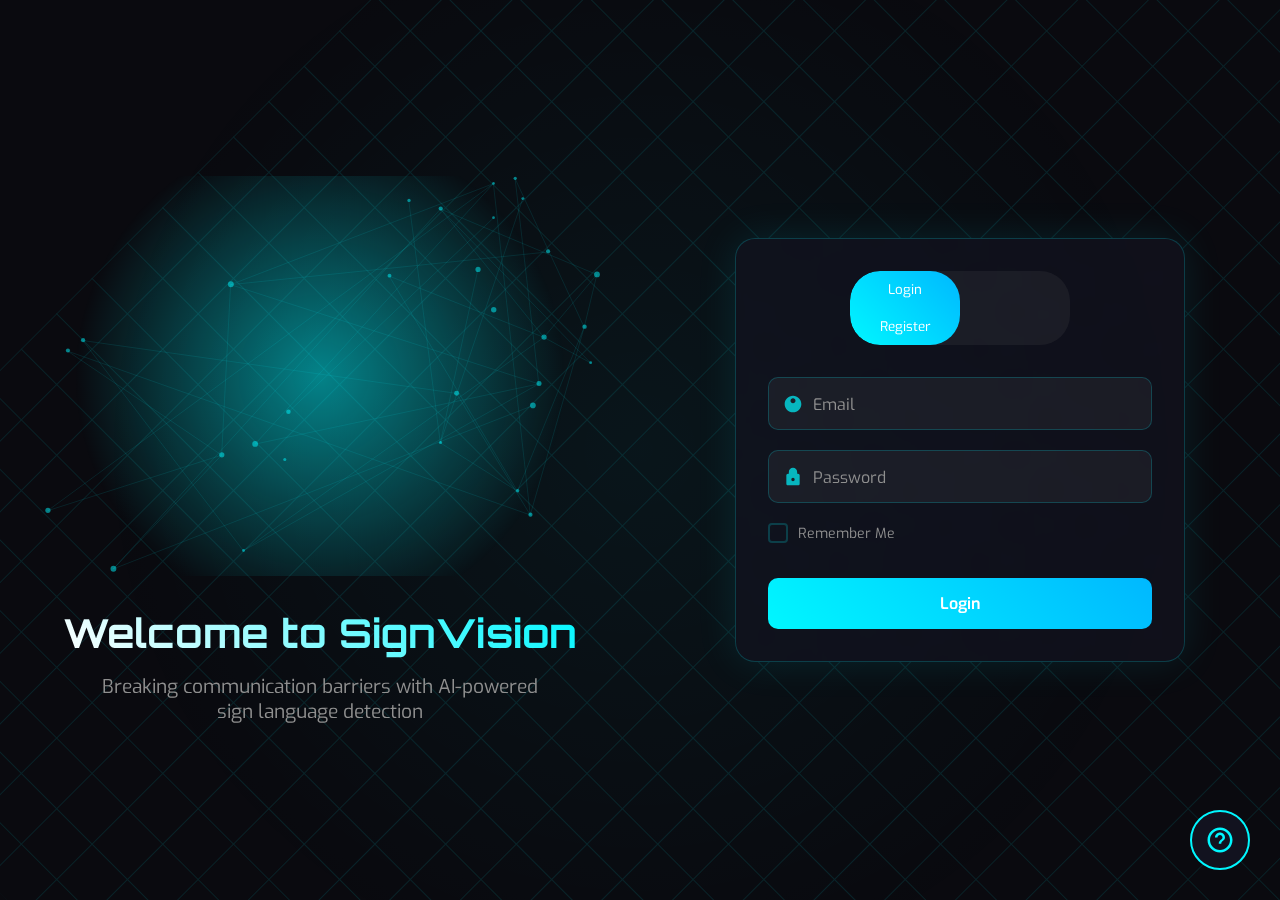
<file: templates/login_registration.html>
<!DOCTYPE html>
<html lang="en">
<head>
    <meta charset="UTF-8">
    <meta name="viewport" content="width=device-width, initial-scale=1.0">
    <title>SignVision</title>
    <link rel="stylesheet" href="/static/style.css">
    <link href="https://fonts.googleapis.com/css2?family=Orbitron:wght@400;500;600;700&family=Exo:wght@300;400;500;600&display=swap" rel="stylesheet">
</head>
<body>
    <div class="container">
        <!-- Background Animation -->
        <div class="background">
            <div class="grid"></div>
            <div class="particles"></div>
        </div>

        <!-- Split Screen Layout -->
        <div class="split-screen">
            <!-- Animation Side -->
            <div class="animation-side">
                <div class="neural-network">
                    <div class="network-animation"></div>
                </div>
                <h1 class="main-title">Welcome to SignVision</h1>
                <p class="subtitle">Breaking communication barriers with AI-powered sign language detection</p>
            </div>

            <!-- Form Side -->
            <div class="form-side">
                <div class="form-container">
                    <div class="form-header">
                        <div class="button-box">
                            <div id="btn"></div>
                            <button type="button" class="toggle-btn" onclick="login()">Login</button>
                            <button type="button" class="toggle-btn" onclick="register()">Register</button>
                        </div>
                    </div>

                    <!-- Login Form -->
                    <form id="login" class="input-group">
                        <div class="input-field">
                            <div class="icon">
                                <svg class="ai-icon" viewBox="0 0 24 24">
                                    <path d="M12 2C6.48 2 2 6.48 2 12s4.48 10 10 10 10-4.48 10-10S17.52 2 12 2zm0 3c1.66 0 3 1.34 3 3s-1.34 3-3 3-3-1.34-3-3 1.34-3 3-3z"/>
                                </svg>
                            </div>
                            <input name='email' type="text" class="input" required>
                            <label>Email</label>
                            <div class="input-glow"></div>
                        </div>

                        <div class="input-field">
                            <div class="icon">
                                <svg class="ai-icon" viewBox="0 0 24 24">
                                    <path d="M18 8h-1V6c0-2.76-2.24-5-5-5S7 3.24 7 6v2H6c-1.1 0-2 .9-2 2v10c0 1.1.9 2 2 2h12c1.1 0 2-.9 2-2V10c0-1.1-.9-2-2-2zm-6 9c-1.1 0-2-.9-2-2s.9-2 2-2 2 .9 2 2-.9 2-2 2z"/>
                                </svg>
                            </div>
                            <input name='password' type="password" class="input" required>
                            <label>Password</label>
                            <div class="input-glow"></div>
                        </div>

                        <div class="remember">
                            <label class="checkbox-container">
                                <input type="checkbox" class="checkbox">
                                <span class="checkmark"></span>
                                <span class="checkbox-text">Remember Me</span>
                            </label>
                        </div>

                        <button type="submit" class="submit-btn">
                            <span class="btn-text">Login</span>
                            <div class="btn-glow"></div>
                        </button>
                    </form>

                    <!-- Register Form -->
                    <form id="register" class="input-group">
                        <div class="input-field">
                            <div class="icon">
                                <svg class="ai-icon" viewBox="0 0 24 24">
                                    <path d="M12 2C6.48 2 2 6.48 2 12s4.48 10 10 10 10-4.48 10-10S17.52 2 12 2zm0 3c1.66 0 3 1.34 3 3s-1.34 3-3 3-3-1.34-3-3 1.34-3 3-3z"/>
                                </svg>
                            </div>
                            <input name='username' type="text" class="input" required>
                            <label>Username</label>
                            <div class="input-glow"></div>
                        </div>

                        <div class="input-field">
                            <div class="icon">
                                <svg class="ai-icon" viewBox="0 0 24 24">
                                    <path d="M20 4H4c-1.1 0-2 .9-2 2v12c0 1.1.9 2 2 2h16c1.1 0 2-.9 2-2V6c0-1.1-.9-2-2-2zm0 4l-8 5-8-5V6l8 5 8-5v2z"/>
                                </svg>
                            </div>
                            <input name='email' type="email" class="input" required>
                            <label>Email</label>
                            <div class="input-glow"></div>
                        </div>

                        <div class="input-field">
                            <div class="icon">
                                <svg class="ai-icon" viewBox="0 0 24 24">
                                    <path d="M18 8h-1V6c0-2.76-2.24-5-5-5S7 3.24 7 6v2H6c-1.1 0-2 .9-2 2v10c0 1.1.9 2 2 2h12c1.1 0 2-.9 2-2V10c0-1.1-.9-2-2-2zm-6 9c-1.1 0-2-.9-2-2s.9-2 2-2 2 .9 2 2-.9 2-2 2z"/>
                                </svg>
                            </div>
                            <input name='password' type="password" class="input" required>
                            <label>Password</label>
                            <div class="input-glow"></div>
                        </div>

                        <div class="remember">
                            <label class="checkbox-container">
                                <input type="checkbox" class="checkbox" required>
                                <span class="checkmark"></span>
                                <span class="checkbox-text">I agree to the terms & conditions</span>
                            </label>
                        </div>

                        <button type="submit" class="submit-btn">
                            <span class="btn-text">Register</span>
                            <div class="btn-glow"></div>
                        </button>
                    </form>
                </div>
            </div>
        </div>

        <!-- AI Assistant Icon -->
        <div class="ai-assistant">
            <div class="ai-icon-container">
                <svg class="ai-assistant-icon" viewBox="0 0 24 24">
                    <path d="M12 2C6.48 2 2 6.48 2 12s4.48 10 10 10 10-4.48 10-10S17.52 2 12 2zm0 18c-4.41 0-8-3.59-8-8s3.59-8 8-8 8 3.59 8 8-3.59 8-8 8zm0-14c-2.21 0-4 1.79-4 4h2c0-1.1.9-2 2-2s2 .9 2 2c0 2-3 1.75-3 5h2c0-2.25 3-2.5 3-5 0-2.21-1.79-4-4-4z"/>
                </svg>
                <div class="ai-pulse"></div>
            </div>
        </div>
    </div>
    <script>

        document.getElementById('register').addEventListener('submit', async (e) => {
            e.preventDefault();
            
            const formData = new FormData(e.target);
            
            try {
                const response = await fetch('/register', {
                    method: 'POST',
                    body: formData
                });
                
                const data = await response.json();
                console.log(data);
                
                
                if (data.status === 'success') {
                    alert(data.message,"success");
                    console.log(data.message);
                    
                    login(); // Switch to login form
                } else {
                    console.log(data.message);
                    
                    alert(data.message);
                }
            } catch (error) {
                alert('An error occurred during registration.');
            }
        });
        
        
        </script>
    <script src="/static/js/main.js"></script>
</body>
</html>
</file>
<file: static/style.css>
:root {
    --primary-bg: #0a0a0f;
    --secondary-bg: #12121f;
    --accent-color: #00f7ff;
    --accent-glow: rgba(0, 247, 255, 0.5);
    --text-primary: #ffffff;
    --text-secondary: #8f8f8f;
    --form-bg: rgba(18, 18, 31, 0.7);
    --input-bg: rgba(255, 255, 255, 0.05);
    --input-border: rgba(0, 247, 255, 0.2);
    --button-gradient: linear-gradient(45deg, #00f7ff, #00b8ff);
}

* {
    margin: 0;
    padding: 0;
    box-sizing: border-box;
    font-family: 'Exo', sans-serif;
}

body {
    background: var(--primary-bg);
    min-height: 100vh;
    color: var(--text-primary);
    overflow-x: hidden;
}

.container {
    width: 100%;
    min-height: 100vh;
    position: relative;
}

/* Background Animations */
.background {
    position: fixed;
    top: 0;
    left: 0;
    width: 100%;
    height: 100%;
    z-index: 0;
    overflow: hidden;
}

.grid {
    position: absolute;
    width: 200%;
    height: 200%;
    background-image: 
        linear-gradient(var(--accent-color) 1px, transparent 1px),
        linear-gradient(90deg, var(--accent-color) 1px, transparent 1px);
    background-size: 50px 50px;
    background-color: transparent;
    opacity: 0.1;
    transform: rotate(45deg);
    animation: gridMove 20s linear infinite;
}

@keyframes gridMove {
    0% {
        transform: rotate(45deg) translate(-50%, -50%);
    }
    100% {
        transform: rotate(45deg) translate(0, 0);
    }
}

.particles {
    position: absolute;
    width: 100%;
    height: 100%;
    background: radial-gradient(circle at center, var(--accent-glow) 0%, transparent 70%);
    opacity: 0.1;
    animation: particlesPulse 4s ease-in-out infinite;
}

@keyframes particlesPulse {
    0%, 100% {
        transform: scale(1);
        opacity: 0.1;
    }
    50% {
        transform: scale(1.2);
        opacity: 0.15;
    }
}

/* Split Screen Layout */
.split-screen {
    position: relative;
    display: flex;
    width: 100%;
    min-height: 100vh;
    z-index: 1;
}

/* Animation Side */
.animation-side {
    flex: 1;
    display: flex;
    flex-direction: column;
    justify-content: center;
    align-items: center;
    padding: 2rem;
    position: relative;
}

.neural-network {
    width: 100%;
    height: 400px;
    position: relative;
    margin-bottom: 2rem;
}

.network-animation {
    position: absolute;
    width: 100%;
    height: 100%;
    background: radial-gradient(circle at center, var(--accent-glow) 0%, transparent 70%);
    animation: networkPulse 4s ease-in-out infinite;
}

@keyframes networkPulse {
    0%, 100% {
        transform: scale(1);
        opacity: 0.3;
    }
    50% {
        transform: scale(1.1);
        opacity: 0.5;
    }
}

.main-title {
    font-family: 'Orbitron', sans-serif;
    font-size: 2.5rem;
    text-align: center;
    margin-bottom: 1rem;
    background: linear-gradient(45deg, var(--text-primary), var(--accent-color));
    -webkit-background-clip: text;
    background-clip: text;
    -webkit-text-fill-color: transparent;
    animation: titleGlow 2s ease-in-out infinite;
}

@keyframes titleGlow {
    0%, 100% {
        text-shadow: 0 0 10px var(--accent-glow);
    }
    50% {
        text-shadow: 0 0 20px var(--accent-glow);
    }
}

.subtitle {
    font-size: 1.2rem;
    color: var(--text-secondary);
    text-align: center;
    max-width: 80%;
}

/* Form Side */
.form-side {
    flex: 1;
    display: flex;
    justify-content: center;
    align-items: center;
    padding: 2rem;
}

.form-container {
    width: 100%;
    max-width: 450px;
    background: var(--form-bg);
    backdrop-filter: blur(10px);
    border-radius: 20px;
    border: 1px solid var(--input-border);
    padding: 2rem;
    box-shadow: 0 0 40px rgba(0, 247, 255, 0.1);
    transition: transform 0.3s ease, box-shadow 0.3s ease;
}

.form-container:hover {
    transform: translateY(-5px);
    box-shadow: 0 0 60px rgba(0, 247, 255, 0.2);
}

/* Form Header */
.form-header {
    margin-bottom: 2rem;
}

.button-box {
    width: 220px;
    margin: 0 auto;
    position: relative;
    border-radius: 30px;
    background: var(--input-bg);
    overflow: hidden;
}

.toggle-btn {
    padding: 10px 30px;
    cursor: pointer;
    background: transparent;
    border: 0;
    outline: none;
    position: relative;
    color: var(--text-primary);
    width: 50%;
    transition: 0.3s ease;
}

#btn {
    position: absolute;
    width: 110px;
    height: 100%;
    background: var(--button-gradient);
    border-radius: 30px;
    transition: 0.5s;
}

/* Input Fields */
.input-group {
    position: relative;
    width: 100%;
    transition: 0.5s;
}

.input-field {
    position: relative;
    margin: 20px 0;
}

.icon {
    position: absolute;
    left: 15px;
    top: 50%;
    transform: translateY(-50%);
    width: 20px;
    height: 20px;
    z-index: 2;
}

.ai-icon {
    width: 100%;
    height: 100%;
    fill: var(--accent-color);
    opacity: 0.7;
    transition: 0.3s ease;
}

.input {
    width: 100%;
    padding: 15px 15px 15px 45px;
    border: 1px solid var(--input-border);
    outline: none;
    background: var(--input-bg);
    border-radius: 10px;
    color: var(--text-primary);
    font-size: 16px;
    transition: 0.3s ease;
}

.input:focus {
    border-color: var(--accent-color);
    box-shadow: 0 0 15px var(--accent-glow);
}

.input-field label {
    position: absolute;
    left: 45px;
    top: 50%;
    transform: translateY(-50%);
    color: var(--text-secondary);
    pointer-events: none;
    transition: 0.3s ease;
}

.input:focus ~ label,
.input:valid ~ label {
    top: -10px;
    left: 15px;
    font-size: 14px;
    color: var(--accent-color);
    background: var(--secondary-bg);
    padding: 0 5px;
}

.input-glow {
    position: absolute;
    top: 0;
    left: 0;
    width: 100%;
    height: 100%;
    pointer-events: none;
    border-radius: 10px;
    opacity: 0;
    transition: 0.3s ease;
}

.input:focus ~ .input-glow {
    opacity: 1;
    box-shadow: 0 0 20px var(--accent-glow);
}

/* Checkbox */
.remember {
    display: flex;
    align-items: center;
    margin: 15px 0;
}

.checkbox-container {
    display: flex;
    align-items: center;
    cursor: pointer;
}

.checkbox {
    display: none;
}

.checkmark {
    width: 20px;
    height: 20px;
    border: 2px solid var(--input-border);
    border-radius: 4px;
    margin-right: 10px;
    position: relative;
    transition: 0.3s ease;
}

.checkbox:checked ~ .checkmark {
    background: var(--accent-color);
    border-color: var(--accent-color);
}

.checkbox:checked ~ .checkmark:after {
    content: '';
    position: absolute;
    left: 6px;
    top: 2px;
    width: 5px;
    height: 10px;
    border: solid white;
    border-width: 0 2px 2px 0;
    transform: rotate(45deg);
}

.checkbox-text {
    color: var(--text-secondary);
    font-size: 14px;
}

/* Submit Button */
.submit-btn {
    width: 100%;
    padding: 15px 0;
    margin-top: 20px;
    background: var(--button-gradient);
    border: none;
    border-radius: 10px;
    cursor: pointer;
    color: var(--text-primary);
    font-size: 16px;
    font-weight: 600;
    position: relative;
    overflow: hidden;
    transition: 0.3s ease;
}

.submit-btn:hover {
    transform: scale(1.02);
    box-shadow: 0 0 30px var(--accent-glow);
}

.btn-text {
    position: relative;
    z-index: 2;
}

.btn-glow {
    position: absolute;
    top: 0;
    left: 0;
    width: 100%;
    height: 100%;
    background: var(--button-gradient);
    opacity: 0;
    transition: 0.3s ease;
}

.submit-btn:hover .btn-glow {
    opacity: 0.5;
    animation: buttonGlow 2s ease-in-out infinite;
}

@keyframes buttonGlow {
    0%, 100% {
        transform: scale(1);
        opacity: 0.5;
    }
    50% {
        transform: scale(1.1);
        opacity: 0.7;
    }
}

/* AI Assistant Icon */
.ai-assistant {
    position: fixed;
    bottom: 30px;
    right: 30px;
    z-index: 100;
}

.ai-icon-container {
    width: 60px;
    height: 60px;
    background: var(--secondary-bg);
    border-radius: 50%;
    display: flex;
    align-items: center;
    justify-content: center;
    cursor: pointer;
    position: relative;
    transition: 0.3s ease;
}

.ai-icon-container:hover {
    transform: scale(1.1);
}

.ai-assistant-icon {
    width: 30px;
    height: 30px;
    fill: var(--accent-color);
}

.ai-pulse {
    position: absolute;
    width: 100%;
    height: 100%;
    border-radius: 50%;
    border: 2px solid var(--accent-color);
    animation: pulse 2s ease-in-out infinite;
}

@keyframes pulse {
    0% {
        transform: scale(1);
        opacity: 0.5;
    }
    50% {
        transform: scale(1.2);
        opacity: 0;
    }
    100% {
        transform: scale(1);
        opacity: 0.5;
    }
}

/* Responsive Design */
@media (max-width: 1024px) {
    .split-screen {
        flex-direction: column;
    }

    .animation-side {
        min-height: 40vh;
    }

    .neural-network {
        height: 200px;
    }

    .main-title {
        font-size: 2rem;
    }

    .form-side {
        padding: 1rem;
    }
}

@media (max-width: 480px) {
    .form-container {
        padding: 1.5rem;
    }

    .main-title {
        font-size: 1.5rem;
    }

    .subtitle {
        font-size: 1rem;
    }

    .ai-assistant {
        bottom: 20px;
        right: 20px;
    }

    .ai-icon-container {
        width: 50px;
        height: 50px;
    }

    .ai-assistant-icon {
        width: 25px;
        height: 25px;
    }
}
</file>
